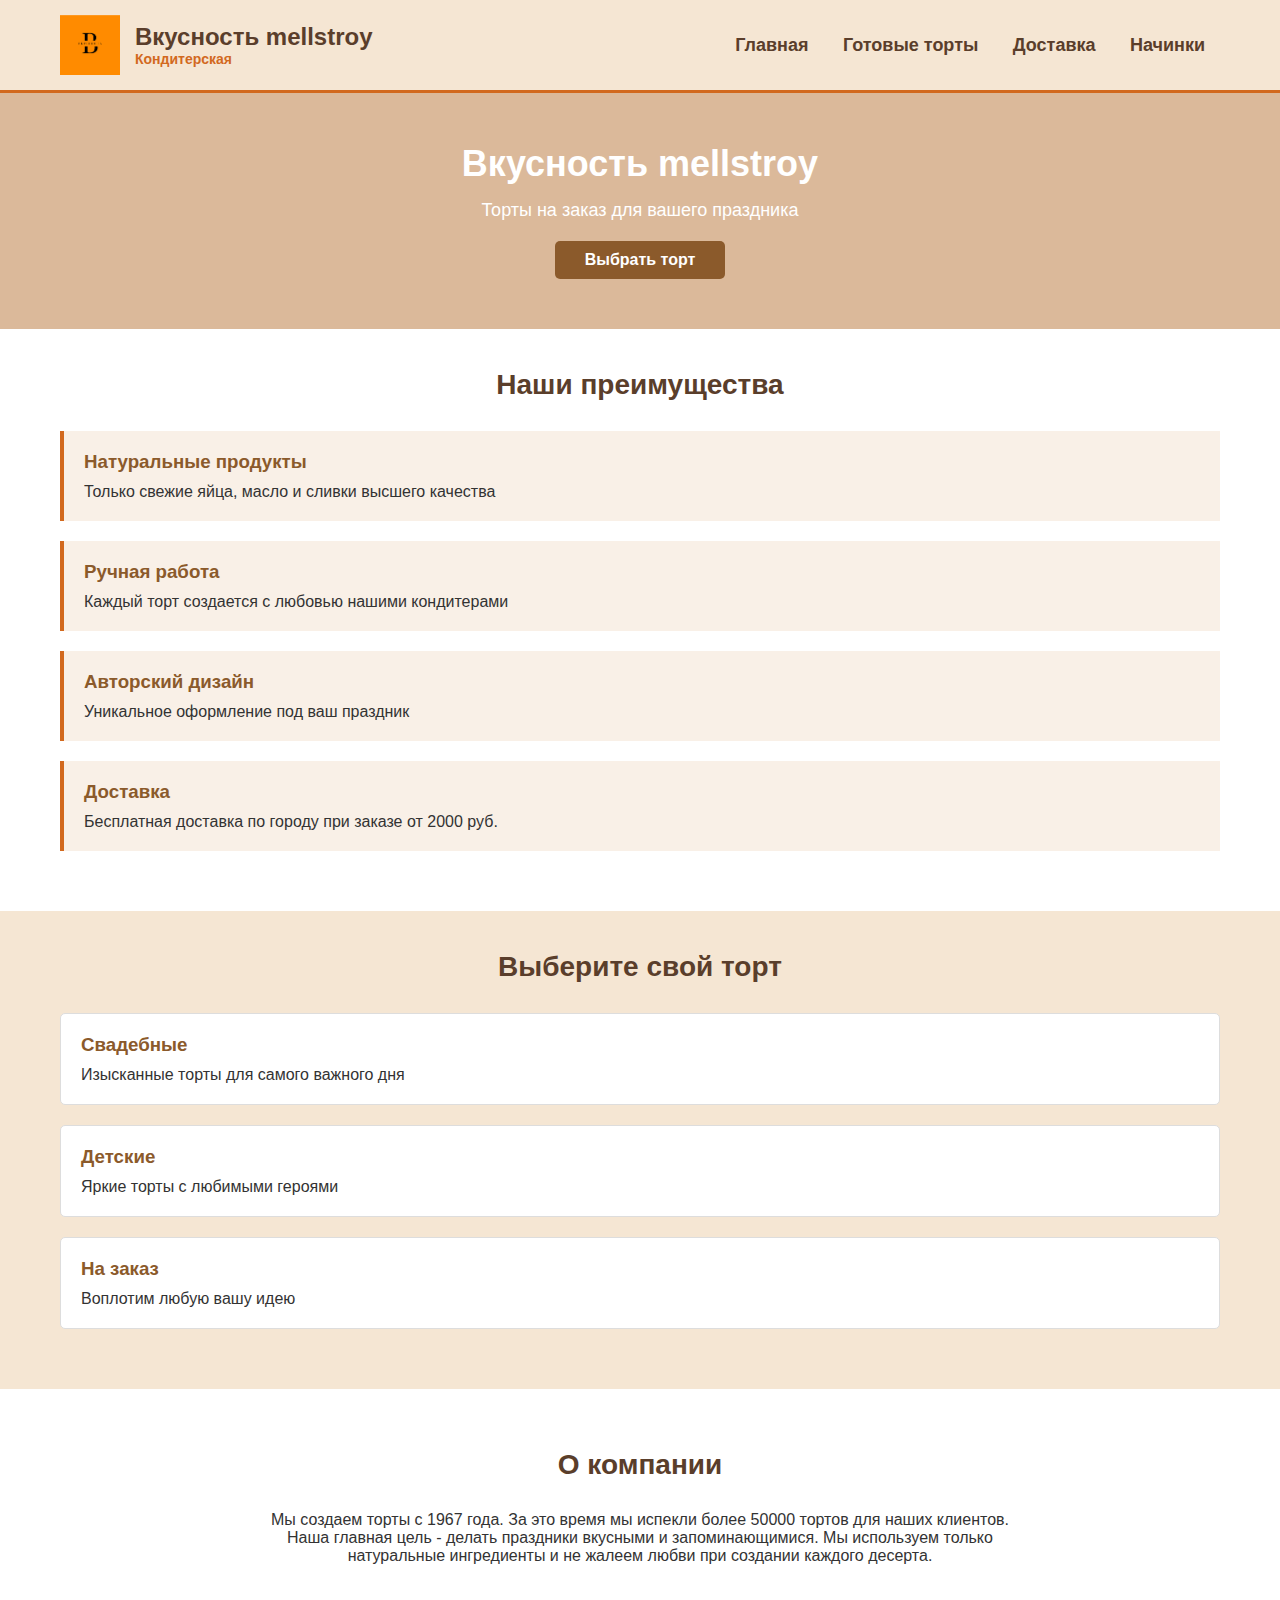
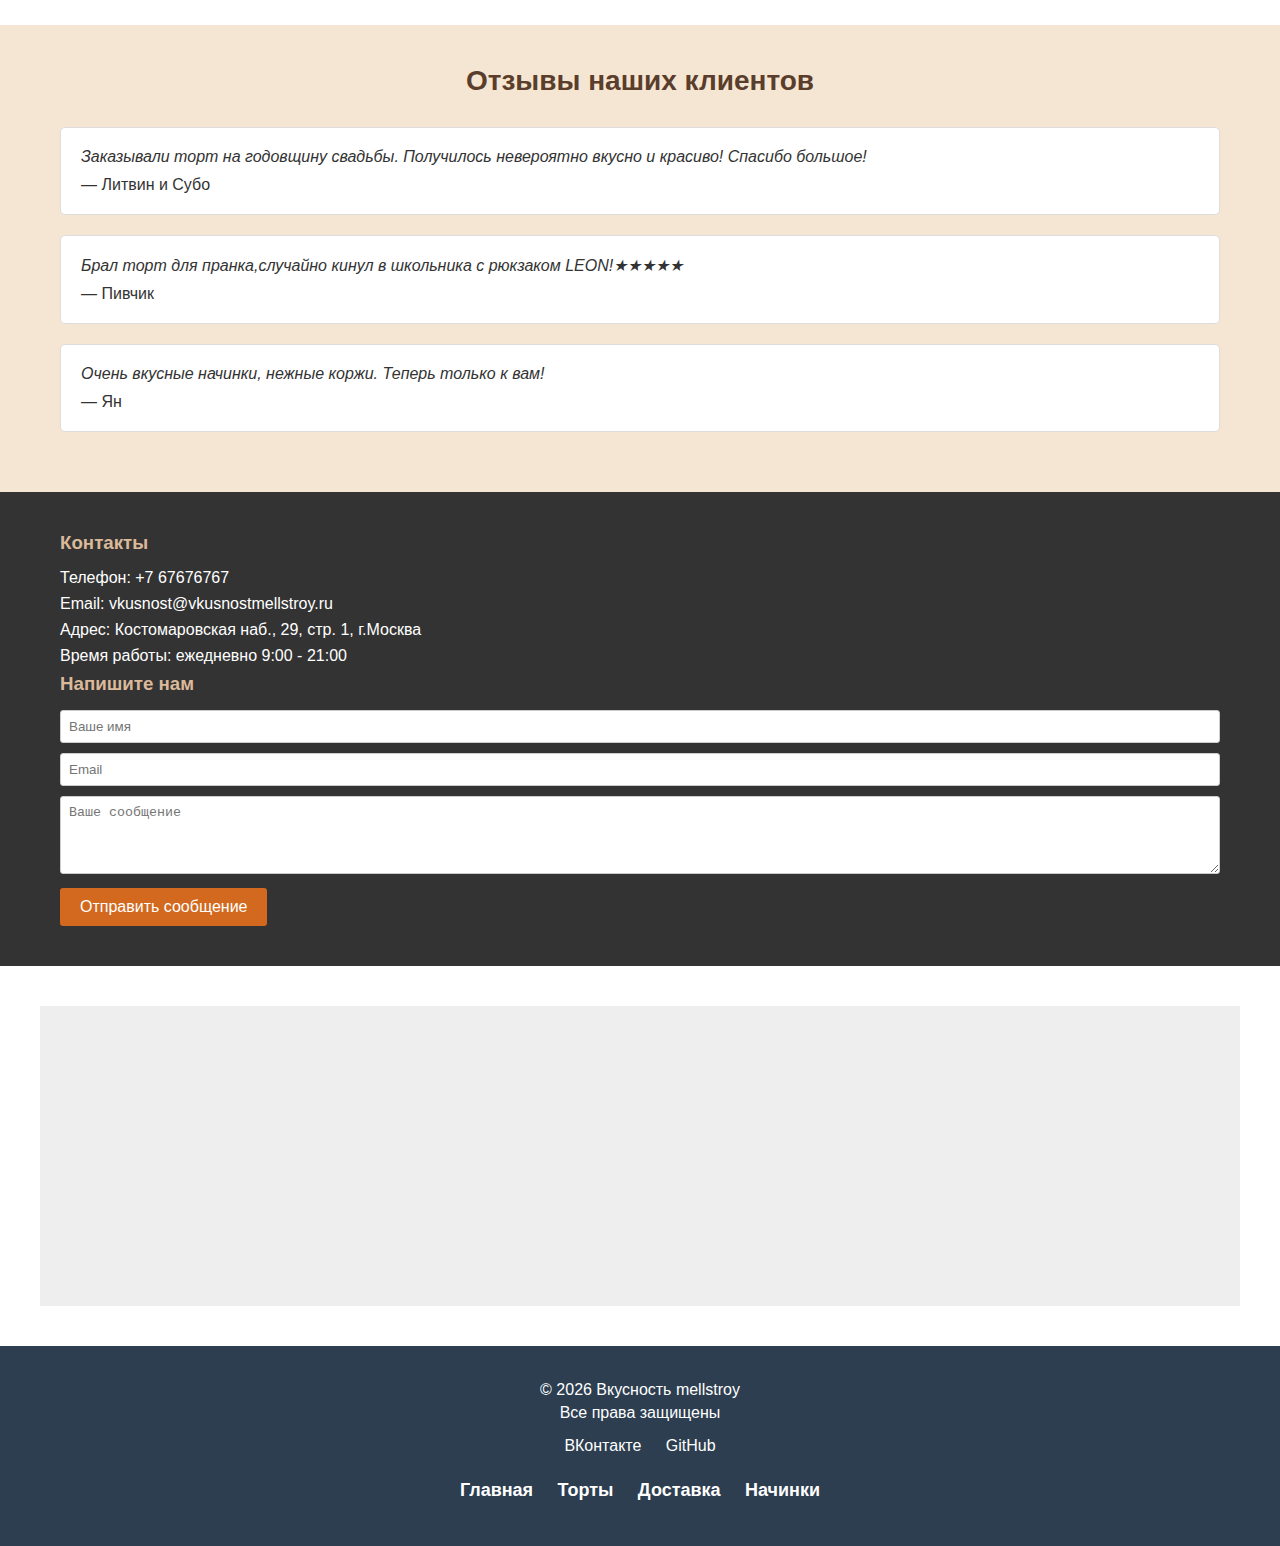
<file: index.html>
<!DOCTYPE html>
<html lang="ru">
<head>
    <meta charset="UTF-8">
    <meta name="viewport" content="width=device-width, initial-scale=1.0">
    <title>Сладкая сказка - Главная</title>
    <link rel="stylesheet" href="style/style.css">
</head>
<body>

    <!-- Шапка сайта с PNG логотипом -->
    <header>
        <div class="header-content">
            <a href="index.html" class="logo">
                <img src="png/photo_2026-02-18_23-14-40.png" alt="Вкусность mellstroy">
                <div class="logo-text">
                    Вкусность mellstroy
                    <span>Кондитерская</span>
                </div>
            </a>
            <nav>
                <a href="index.html">Главная</a>
                <a href="cakes.html">Готовые торты</a>
                <a href="dostavka.html">Доставка</a>
                <a href="nachinka.html">Начинки</a>
            </nav>
        </div>
    </header>

    <!-- Секция для рекламного баннера -->
    <section class="banner">
        <div class="content">
            <h1>Вкусность mellstroy</h1>
            <p>Торты на заказ для вашего праздника</p>
            <a href="cakes.html" class="btn">Выбрать торт</a>
        </div>
    </section>

    <!-- Секция Наши преимущества -->
    <section class="advantages">
        <h2>Наши преимущества</h2>
        <div class="content">
            <div class="advantage">
                <h3>Натуральные продукты</h3>
                <p>Только свежие яйца, масло и сливки высшего качества</p>
            </div>
            <div class="advantage">
                <h3>Ручная работа</h3>
                <p>Каждый торт создается с любовью нашими кондитерами</p>
            </div>
            <div class="advantage">
                <h3>Авторский дизайн</h3>
                <p>Уникальное оформление под ваш праздник</p>
            </div>
            <div class="advantage">
                <h3>Доставка</h3>
                <p>Бесплатная доставка по городу при заказе от 2000 руб.</p>
            </div>
        </div>
    </section>

    <!-- Секция для выбора услуги -->
    <section class="select">
        <h2>Выберите свой торт</h2>
        <div class="content">
            <div class="select_cakes">
                <div class="select_cake">
                    <h3>Свадебные</h3>
                    <p>Изысканные торты для самого важного дня</p>
                </div>
                <div class="select_cake">
                    <h3>Детские</h3>
                    <p>Яркие торты с любимыми героями</p>
                </div>
                <div class="select_cake">
                    <h3>На заказ</h3>
                    <p>Воплотим любую вашу идею</p>
                </div>
            </div>
        </div>
    </section>

    <!-- Секция для блока О компании -->
    <section class="about">
        <div class="about_wrap">
            <div class="about_text">
                <h2>О компании</h2>
                <p>Мы создаем торты с 1967 года. За это время мы испекли более 50000 тортов для наших клиентов. Наша главная цель - делать праздники вкусными и запоминающимися. Мы используем только натуральные ингредиенты и не жалеем любви при создании каждого десерта.</p>
            </div>
        </div>
    </section>

    <!-- Секция для отзывов клиентов -->
    <section class="reviews">
        <h2>Отзывы наших клиентов</h2>
        <div class="content">
            <div class="review">
                <div class="review__text">Заказывали торт на годовщину свадьбы. Получилось невероятно вкусно и красиво! Спасибо большое!</div>
                <div class="review__author">— Литвин и Субо</div>
            </div>
            <div class="review">
                <div class="review__text">Брал торт для пранка,случайно кинул в школьника с рюкзаком LEON!★★★★★</div>
                <div class="review__author">— Пивчик</div>
            </div>
            <div class="review">
                <div class="review__text">Очень вкусные начинки, нежные коржи. Теперь только к вам!</div>
                <div class="review__author">— Ян</div>
            </div>
        </div>
    </section>

    <!-- Секция для блока обратной связи с клиентом -->
    <section class="feedback" id="feedback">
        <div class="content">
            <div class="form__contact">
                <h3>Контакты</h3>
                <p>Телефон: +7 67676767</p>
                <p>Email: vkusnost@vkusnostmellstroy.ru</p>
                <p>Адрес: Костомаровская наб., 29, стр. 1, г.Москва</p>
                <p>Время работы: ежедневно 9:00 - 21:00</p>
            </div>
            <div class="form__download">
                <h3>Напишите нам</h3>
                <input type="text" placeholder="Ваше имя">
                <input type="email" placeholder="Email">
                <textarea rows="4" placeholder="Ваше сообщение"></textarea>
            </div>
            <div class="form__submit">
                <button>Отправить сообщение</button>
            </div>
        </div>
    </section>

    <!-- Секция для блока с картой -->
    <section class="map">
        <div class="content">
            <iframe src="https://www.google.com/maps/embed?pb=!1m18!1m12!1m3!1d3776.590783327271!2d37.6644445016238!3d55.74852493927355!2m3!1f0!2f0!3f0!3m2!1i1024!2i768!4f13.1!3m3!1m2!1s0x46b54a94a9289a21%3A0xb9239db5db770858!2z0KPQvdC40LLQtdGA0YHQuNGC0LXRgtGB0LrQuNC5INC60L7Qu9C70LXQtNC2INC40L3RhNC-0YDQvNCw0YbQuNC-0L3QvdGL0YUg0YLQtdGF0L3QvtC70L7Qs9C40Lk!5e0!3m2!1sru!2sru!4v1771443184293!5m2!1sru!2sru" width="600" height="450" style="border:0;" allowfullscreen="" loading="lazy" referrerpolicy="no-referrer-when-downgrade"></iframe>
        </div>
    </section>

    <!-- Подвал сайта -->
    <footer>
        <div class="content">
            <div class="footer__main">
                <div class="footer__info">
                    <p>© 2026 Вкусность mellstroy</p>
                    <p>Все права защищены</p>
                </div>
                <div class="footer__social">
                    <a href="https://vk.com/illstealyourcvv" target="_blank">ВКонтакте</a>
                    <a href="https://github.com/Bllero?tab=overview&from=2023-12-01&to=2023-12-31">GitHub</a>
                </div>
                <div class="footer__menu">
                    <nav>
                        <a href="index.html">Главная</a>
                        <a href="cakes.html">Торты</a>
                        <a href="dostavka.html">Доставка</a>
                        <a href="nachinka.html">Начинки</a>
                    </nav>
                </div>
            </div>
        </div>
    </footer>

</body>
</html>
</file>
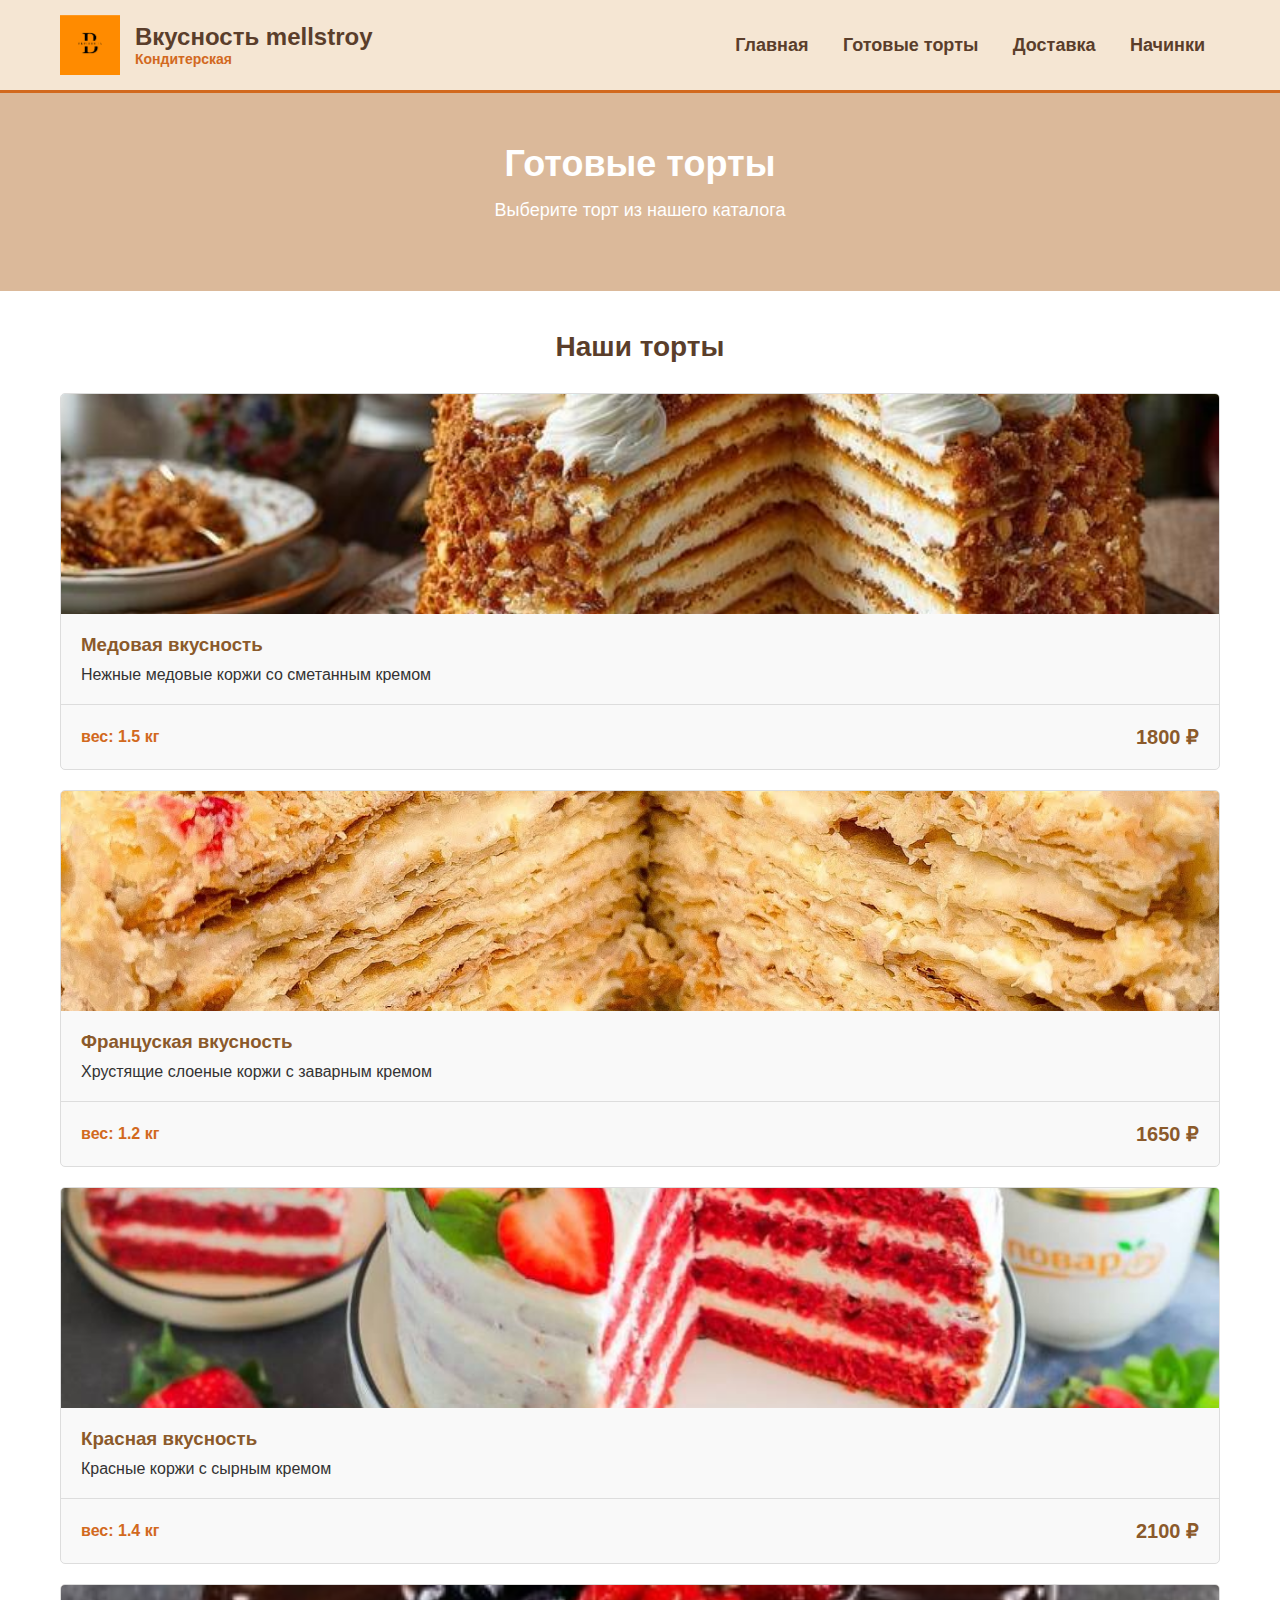
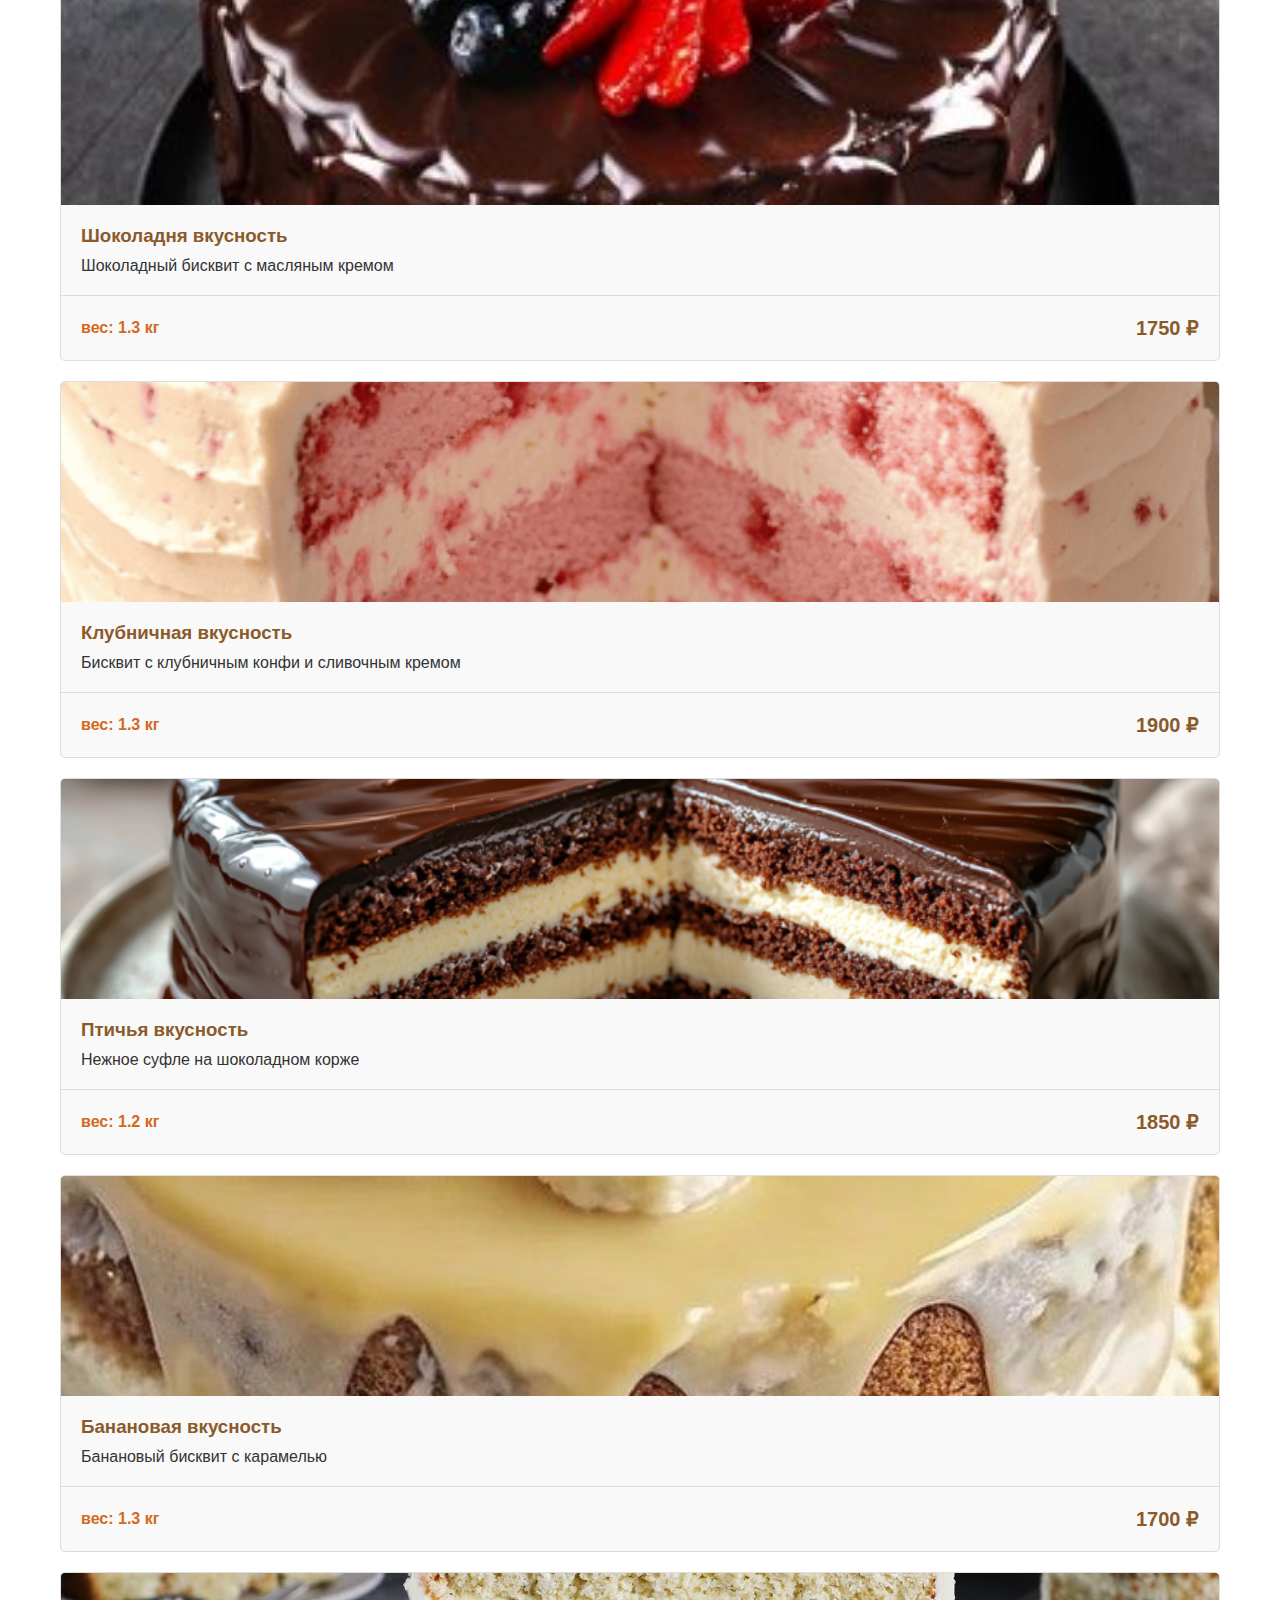
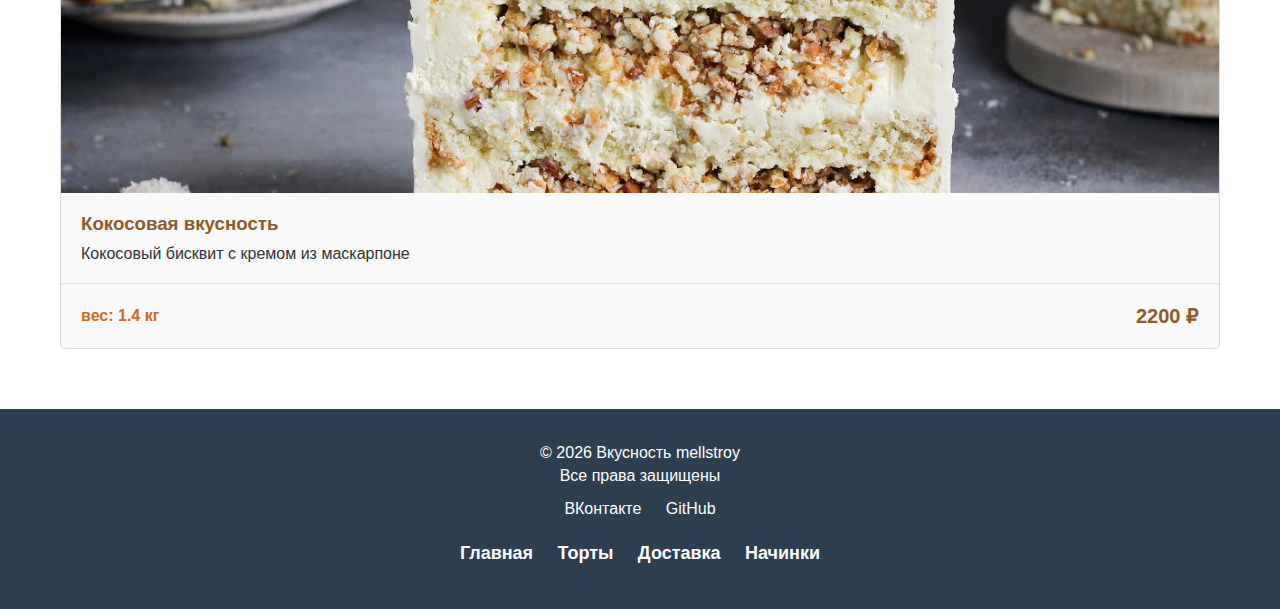
<file: cakes.html>
<!DOCTYPE html>
<html lang="ru">
<head>
    <meta charset="UTF-8">
    <meta name="viewport" content="width=device-width, initial-scale=1.0">
    <title>Готовые торты</title>
    <link rel="stylesheet" href="style/style.css">
    <style>
        /*фоткитортов */
        .cake-photo {
            width: 100%;
            height: 220px;
            overflow: hidden;
        }
        
        .cake-photo img {
            width: 100%;
            height: 100%;
            object-fit: cover; 
            display: block;
        }
        
        .cake {
            padding: 0;
            overflow: hidden;
        }
        
        .cake_descript {
            padding: 20px;
        }
        
        .cake_buy {
            padding: 20px;
        }
    </style>
</head>
<body>

    <header>
        <div class="header-content">
            <a href="index.html" class="logo">
                <!-- ВСТАВЬТЕ СЮДА ВАШ PNG ЛОГОТИП -->
                <img src="png/photo_2026-02-18_23-14-40.png" alt="Вкусность mellstroy">
                <div class="logo-text">
                    Вкусность mellstroy
                    <span>Кондитерская</span>
                </div>
            </a>
            <nav>
                <a href="index.html">Главная</a>
                <a href="cakes.html">Готовые торты</a>
                <a href="dostavka.html">Доставка</a>
                <a href="nachinka.html">Начинки</a>
            </nav>
        </div>
    </header>

    <section class="banner">
        <div class="content">
            <h1>Готовые торты</h1>
            <p>Выберите торт из нашего каталога</p>
        </div>
    </section>

    <section class="cakes">
        <h2>Наши торты</h2>
        <div class="content">
            <div class="cake">
                <div class="cake-photo">
                    <img src="png/article-ac012457-bdc6-45ac-93f0-dae5b475d460_large.jpg" alt="Медовая вкусность">
                </div>
                <div class="cake_descript">
                    <div class="cake_descript_text">
                        <h3>Медовая вкусность</h3>
                        <p>Нежные медовые коржи со сметанным кремом</p>
                    </div>
                </div>
                <div class="cake_buy">
                    <div class="cake_buy_wrap">
                        <div class="cake_buy_wrap_filling">вес: 1.5 кг</div>
                        <div class="cake_buy_wrap_price">1800 ₽</div>
                    </div>
                </div>
            </div>

            <div class="cake">
                <div class="cake-photo">
                    <img src="png/maxresdefault.jpg" alt="Француская вкусность">
                </div>
                <div class="cake_descript">
                    <div class="cake_descript_text">
                        <h3>Француская вкусность</h3>
                        <p>Хрустящие слоеные коржи с заварным кремом</p>
                    </div>
                </div>
                <div class="cake_buy">
                    <div class="cake_buy_wrap">
                        <div class="cake_buy_wrap_filling">вес: 1.2 кг</div>
                        <div class="cake_buy_wrap_price">1650 ₽</div>
                    </div>
                </div>
            </div>

            <div class="cake">
                <div class="cake-photo">
                    <img src="png/tort_krasnii_barhat_originalnii-829929.jpg" alt="Красная вкусность">
                </div>
                <div class="cake_descript">
                    <div class="cake_descript_text">
                        <h3>Красная вкусность</h3>
                        <p>Красные коржи с сырным кремом</p>
                    </div>
                </div>
                <div class="cake_buy">
                    <div class="cake_buy_wrap">
                        <div class="cake_buy_wrap_filling">вес: 1.4 кг</div>
                        <div class="cake_buy_wrap_price">2100 ₽</div>
                    </div>
                </div>
            </div>

            <div class="cake">
                <div class="cake-photo">
                    <img src="png/M_height.jpg" alt="Шоколадня вкусность">
                </div>
                <div class="cake_descript">
                    <div class="cake_descript_text">
                        <h3>Шоколадня вкусность</h3>
                        <p>Шоколадный бисквит с масляным кремом</p>
                    </div>
                </div>
                <div class="cake_buy">
                    <div class="cake_buy_wrap">
                        <div class="cake_buy_wrap_filling">вес: 1.3 кг</div>
                        <div class="cake_buy_wrap_price">1750 ₽</div>
                    </div>
                </div>
            </div>

            <div class="cake">
                <div class="cake-photo">
                    <img src="png/e9ffbf27b9da931344cb44e7676f9fc1.png" alt="Клубничная вкусность">
                </div>
                <div class="cake_descript">
                    <div class="cake_descript_text">
                        <h3>Клубничная вкусность</h3>
                        <p>Бисквит с клубничным конфи и сливочным кремом</p>
                    </div>
                </div>
                <div class="cake_buy">
                    <div class="cake_buy_wrap">
                        <div class="cake_buy_wrap_filling">вес: 1.3 кг</div>
                        <div class="cake_buy_wrap_price">1900 ₽</div>
                    </div>
                </div>
            </div>

            <div class="cake">
                <div class="cake-photo">
                    <img src="png/S0qShpVYKWwUd19ezQXcQS8qJYgLwMo9DTqb3TCb_780.png" alt="Птичья вкусность">
                </div>
                <div class="cake_descript">
                    <div class="cake_descript_text">
                        <h3>Птичья вкусность</h3>
                        <p>Нежное суфле на шоколадном корже</p>
                    </div>
                </div>
                <div class="cake_buy">
                    <div class="cake_buy_wrap">
                        <div class="cake_buy_wrap_filling">вес: 1.2 кг</div>
                        <div class="cake_buy_wrap_price">1850 ₽</div>
                    </div>
                </div>
            </div>

            <div class="cake">
                <div class="cake-photo">
                    <img src="png/83ff1cb370b5b037b73f8cbb79a9a8e1.jpg" alt="Банановая вкусность">
                </div>
                <div class="cake_descript">
                    <div class="cake_descript_text">
                        <h3>Банановая вкусность</h3>
                        <p>Банановый бисквит с карамелью</p>
                    </div>
                </div>
                <div class="cake_buy">
                    <div class="cake_buy_wrap">
                        <div class="cake_buy_wrap_filling">вес: 1.3 кг</div>
                        <div class="cake_buy_wrap_price">1700 ₽</div>
                    </div>
                </div>
            </div>

            <div class="cake">
                <div class="cake-photo">
                    <img src="png/maxresdefault (1).jpg" alt="Кокосовая вкусность">
                </div>
                <div class="cake_descript">
                    <div class="cake_descript_text">
                        <h3>Кокосовая вкусность</h3>
                        <p>Кокосовый бисквит с кремом из маскарпоне</p>
                    </div>
                </div>
                <div class="cake_buy">
                    <div class="cake_buy_wrap">
                        <div class="cake_buy_wrap_filling">вес: 1.4 кг</div>
                        <div class="cake_buy_wrap_price">2200 ₽</div>
                    </div>
                </div>
            </div>
        </div>
    </section>

    <footer>
        <div class="content">
            <div class="footer__main">
                <div class="footer__info">
                    <p>© 2026 Вкусность mellstroy</p>
                    <p>Все права защищены</p>
                </div>
                <div class="footer__social">
                     <a href="https://vk.com/illstealyourcvv" target="_blank">ВКонтакте</a>
                    <a href="https://github.com/Bllero?tab=overview&from=2023-12-01&to=2023-12-31">GitHub</a>
                </div>
                <div class="footer__menu">
                    <nav>
                        <a href="index.html">Главная</a>
                        <a href="cakes.html">Торты</a>
                        <a href="dostavka.html">Доставка</a>
                        <a href="nachinka.html">Начинки</a>
                    </nav>
                </div>
            </div>
        </div>
    </footer>

</body>
</html>
</file>
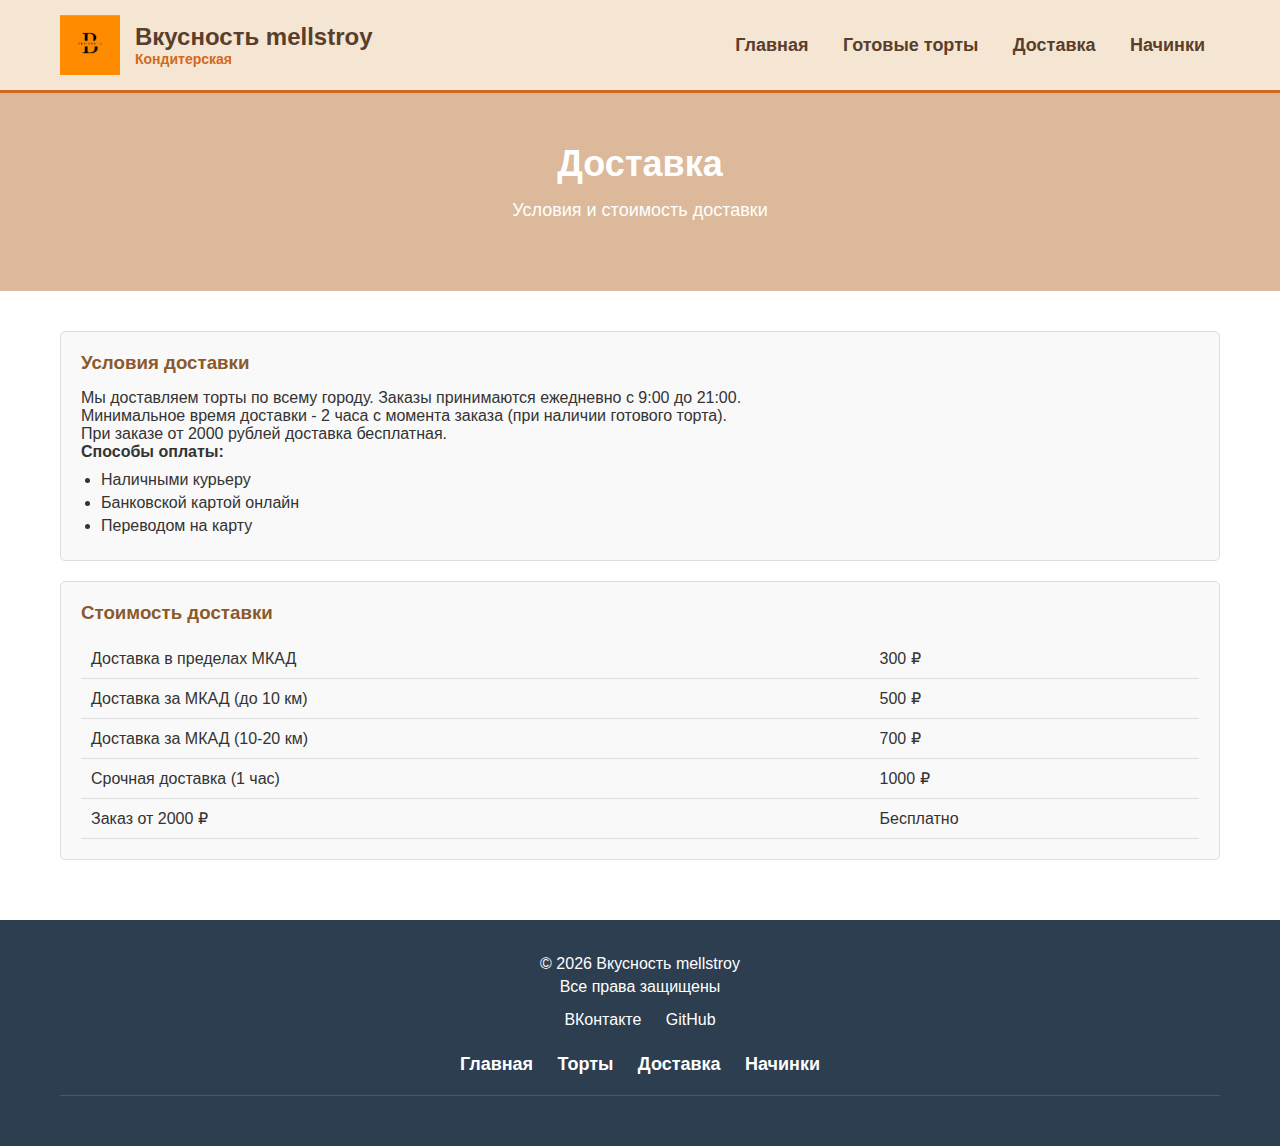
<file: dostavka.html>
<!DOCTYPE html>
<html lang="ru">
<head>
    <meta charset="UTF-8">
    <meta name="viewport" content="width=device-width, initial-scale=1.0">
    <title>Доставка</title>
    <link rel="stylesheet" href="style/style.css">
</head>
<body>

    <header>
        <div class="header-content">
            <a href="index.html" class="logo">
                <img src="png/photo_2026-02-18_23-14-40.png" alt="Вкусность mellstroy">
                <div class="logo-text">
                    Вкусность mellstroy
                    <span>Кондитерская</span>
                </div>
            </a>
            <nav>
                <a href="index.html">Главная</a>
                <a href="cakes.html">Готовые торты</a>
                <a href="dostavka.html">Доставка</a>
                <a href="nachinka.html">Начинки</a>
            </nav>
        </div>
    </header>

    <section class="banner">
        <div class="content">
            <h1>Доставка</h1>
            <p>Условия и стоимость доставки</p>
        </div>
    </section>

    <section class="delivery">
        <div class="content">
            <div class="delivery__about">
                <h3>Условия доставки</h3>
                <p>Мы доставляем торты по всему городу. Заказы принимаются ежедневно с 9:00 до 21:00.</p>
                <p>Минимальное время доставки - 2 часа с момента заказа (при наличии готового торта).</p>
                <p>При заказе от 2000 рублей доставка бесплатная.</p>
                <h4>Способы оплаты:</h4>
                <ul>
                    <li>Наличными курьеру</li>
                    <li>Банковской картой онлайн</li>
                    <li>Переводом на карту</li>
                </ul>
            </div>
            <div class="delivery__price">
                <h3>Стоимость доставки</h3>
                <table>
                    <tr>
                        <td>Доставка в пределах МКАД</td>
                        <td>300 ₽</td>
                    </tr>
                    <tr>
                        <td>Доставка за МКАД (до 10 км)</td>
                        <td>500 ₽</td>
                    </tr>
                    <tr>
                        <td>Доставка за МКАД (10-20 км)</td>
                        <td>700 ₽</td>
                    </tr>
                    <tr>
                        <td>Срочная доставка (1 час)</td>
                        <td>1000 ₽</td>
                    </tr>
                    <tr>
                        <td>Заказ от 2000 ₽</td>
                        <td>Бесплатно</td>
                    </tr>
                </table>
            </div>
        </div>
    </section>

    <footer>
        <div class="content">
            <div class="footer__main">
                <div class="footer__info">
                    <p>© 2026 Вкусность mellstroy</p>
                    <p>Все права защищены</p>
                </div>
                <div class="footer__social">
                    <a href="https://vk.com/illstealyourcvv" target="_blank"">ВКонтакте</a>
                    <a href="https://github.com/Bllero?tab=overview&from=2023-12-01&to=2023-12-31">GitHub</a>
                </div>
                <div class="footer__menu">
                    <nav>
                        <a href="index.html">Главная</a>
                        <a href="cakes.html">Торты</a>
                        <a href="dostavka.html">Доставка</a>
                        <a href="nachinka.html">Начинки</a>
                    </nav>
                </div>
            </div>
            <div class="footer__add">
        </div>
    </footer>

</body>
</html>
</file>
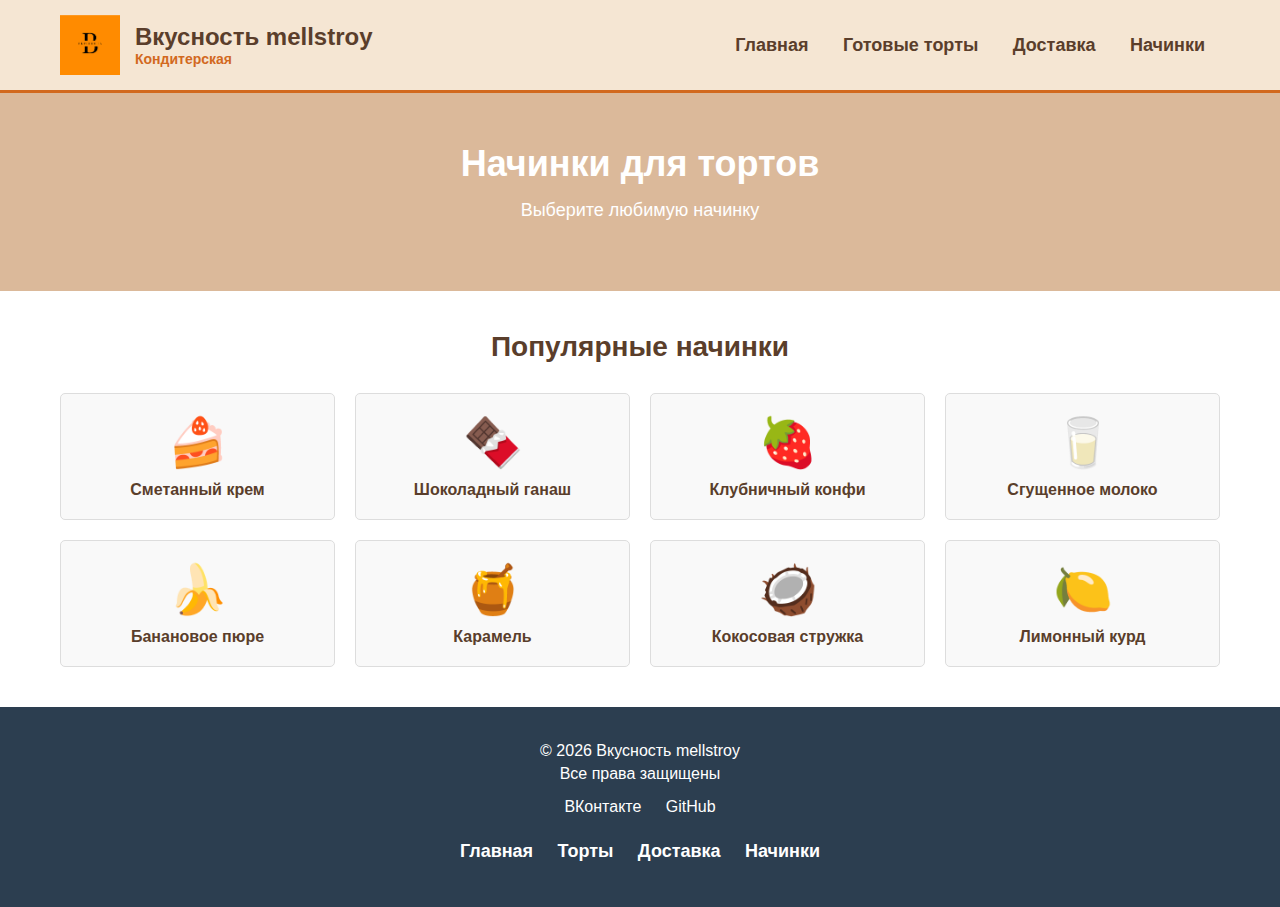
<file: nachinka.html>
<!DOCTYPE html>
<html lang="ru">
<head>
    <meta charset="UTF-8">
    <meta name="viewport" content="width=device-width, initial-scale=1.0">
    <title>Начинки</title>
    <link rel="stylesheet" href="style/style.css">
</head>
<body>

    <header>
        <div class="header-content">
            <a href="index.html" class="logo">
                <img src="png/photo_2026-02-18_23-14-40.png" alt="Вкусность mellstroy">
                <div class="logo-text">
                    Вкусность mellstroy
                    <span>Кондитерская</span>
                </div>
            </a>
            <nav>
                <a href="index.html">Главная</a>
                <a href="cakes.html">Готовые торты</a>
                <a href="dostavka.html">Доставка</a>
                <a href="nachinka.html">Начинки</a>
            </nav>
        </div>
    </header>

    <section class="banner">
        <div class="content">
            <h1>Начинки для тортов</h1>
            <p>Выберите любимую начинку</p>
        </div>
    </section>

    <section class="fillings">
        <h2>Популярные начинки</h2>
        <div class="content">
            <figure class="fillings">
                <div class="filling-img">🍰</div>
                <figcaption>Сметанный крем</figcaption>
            </figure>
            <figure class="fillings">
                <div class="filling-img">🍫</div>
                <figcaption>Шоколадный ганаш</figcaption>
            </figure>
            <figure class="fillings">
                <div class="filling-img">🍓</div>
                <figcaption>Клубничный конфи</figcaption>
            </figure>
            <figure class="fillings">
                <div class="filling-img">🥛</div>
                <figcaption>Сгущенное молоко</figcaption>
            </figure>
            <figure class="fillings">
                <div class="filling-img">🍌</div>
                <figcaption>Банановое пюре</figcaption>
            </figure>
            <figure class="fillings">
                <div class="filling-img">🍯</div>
                <figcaption>Карамель</figcaption>
            </figure>
            <figure class="fillings">
                <div class="filling-img">🥥</div>
                <figcaption>Кокосовая стружка</figcaption>
            </figure>
            <figure class="fillings">
                <div class="filling-img">🍋</div>
                <figcaption>Лимонный курд</figcaption>
            </figure>
        </div>
    </section>

    <footer>
        <div class="content">
            <div class="footer__main">
                <div class="footer__info">
                    <p>© 2026 Вкусность mellstroy</p>
                    <p>Все права защищены</p>
                </div>
                <div class="footer__social">
                    <a href="https://vk.com/illstealyourcvv" target="_blank"">ВКонтакте</a>
                    <a href="https://github.com/Bllero?tab=overview&from=2023-12-01&to=2023-12-31">GitHub</a>
                </div>
                <div class="footer__menu">
                    <nav>
                        <a href="index.html">Главная</a>
                        <a href="cakes.html">Торты</a>
                        <a href="dostavka.html">Доставка</a>
                        <a href="nachinka.html">Начинки</a>
                    </nav>
                </div>
            </div>
        </div>
    </footer>

</body>
</html>
</file>
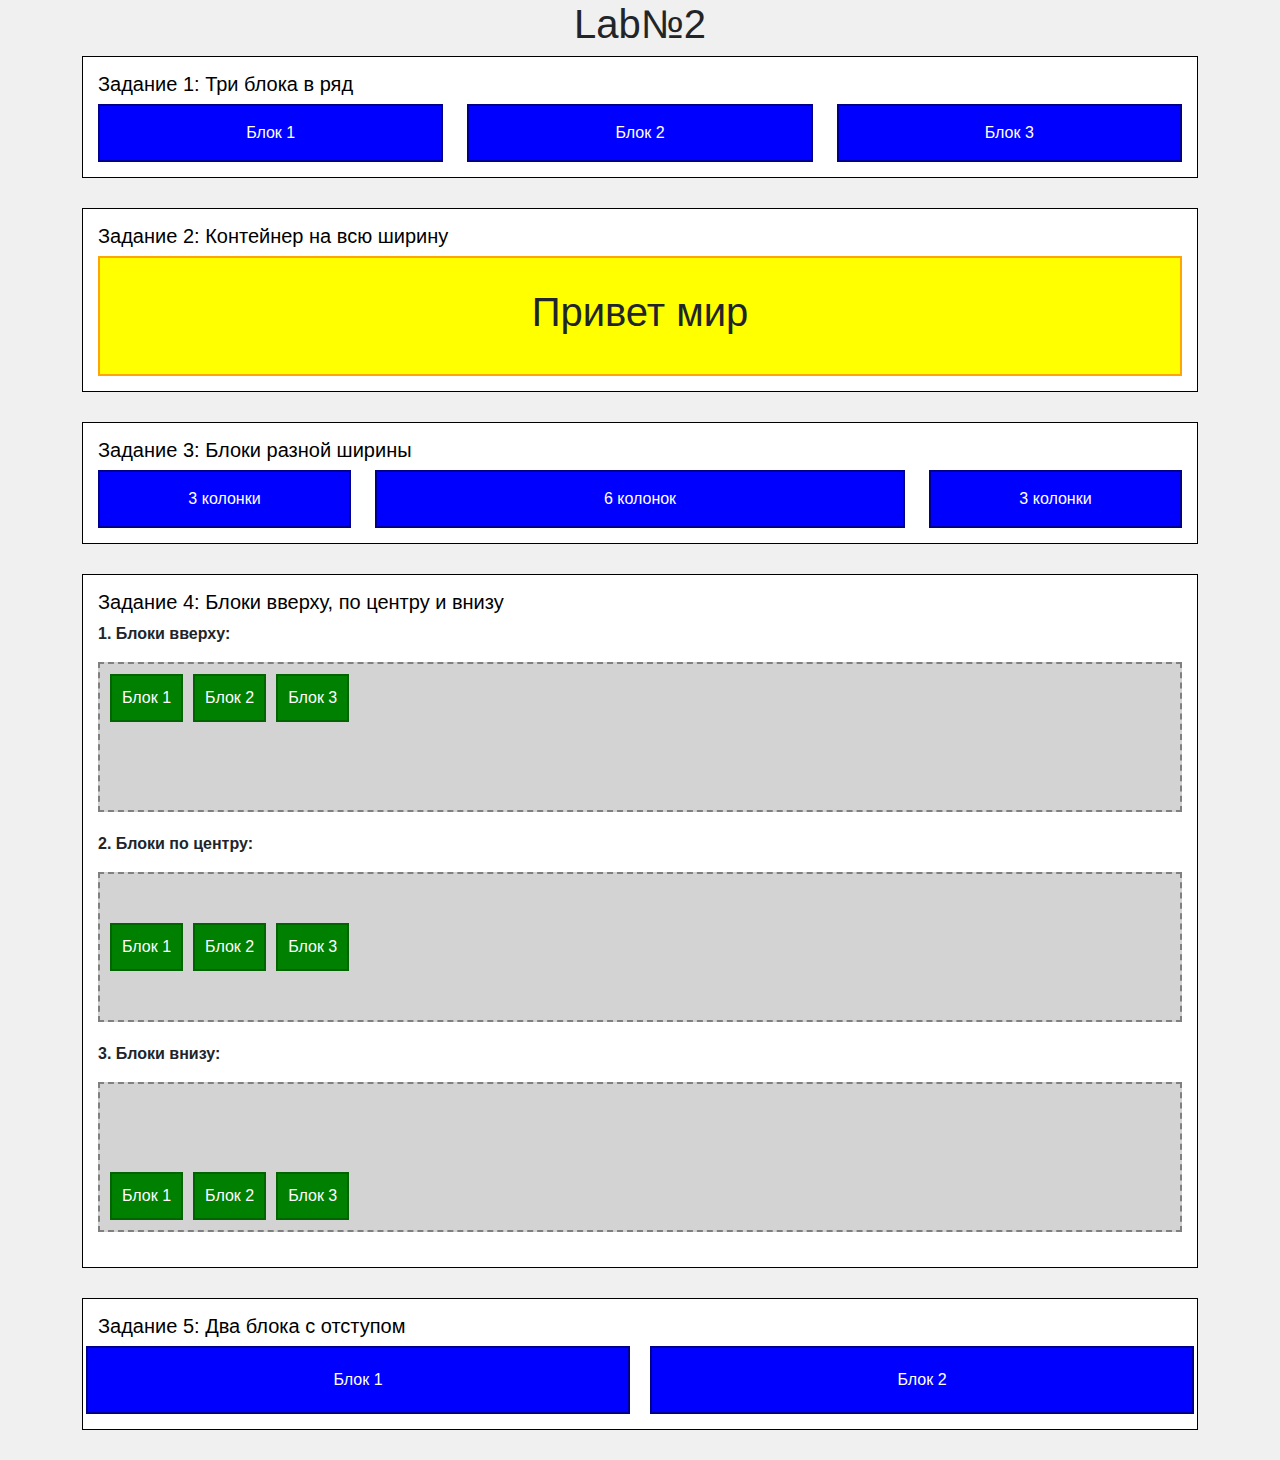
<file: RKC/lab2/lab2.html>
<!DOCTYPE html>
<html lang="ru">
<head>
    <meta charset="UTF-8">
    <meta name="viewport" content="width=device-width, initial-scale=1.0">
    <title>Лаб№2</title>
    <link href="https://cdn.jsdelivr.net/npm/bootstrap@5.3.2/dist/css/bootstrap.min.css" rel="stylesheet">
    <style>
        /* стиль блоков */
        .blok {
            background-color: blue;
            color: white;
            padding: 15px;
            text-align: center;
            border: 2px solid darkblue;
        }
        
        .malenkiy-blok {
            background-color: green;
            color: white;
            padding: 10px;
            text-align: center;
            border: 2px solid darkgreen;
        }
        
        .roditel {
            background-color: lightgray;
            border: 2px dashed gray;
            height: 150px;
            margin-bottom: 20px;
        }
        
        .zadanie {
            border: 1px solid black;
            padding: 15px;
            margin-bottom: 30px;
            background-color: white;
        }
        
        h2 {
            font-size: 20px;
            margin-top: 0;
            color: black;
        }
        
        body {
            background-color: #f0f0f0;
            font-family: Arial;
        }
    </style>
</head>
<body class="container">

    <h1 style="text-align: center;">Lab№2</h1>
    <!-- ex1 -->
    <div class="zadanie">
        <h2>Задание 1: Три блока в ряд</h2>
        
        <div class="row">
            <div class="col">
                <div class="blok">Блок 1</div>
            </div>
            <div class="col">
                <div class="blok">Блок 2</div>
            </div>
            <div class="col">
                <div class="blok">Блок 3</div>
            </div>
        </div>
    </div>

    <!-- ex2 -->
    <div class="zadanie">
        <h2>Задание 2: Контейнер на всю ширину</h2>
        
        <div class="container-fluid" style="background-color: yellow; padding: 30px; border: 2px solid orange;">
            <h1 style="text-align: center;">Привет мир</h1>
        </div>
    </div>

    <!-- ex3 -->
    <div class="zadanie">
        <h2>Задание 3: Блоки разной ширины</h2>
        
        <div class="row">
            <div class="col-3">
                <div class="blok">3 колонки</div>
            </div>
            <div class="col-6">
                <div class="blok">6 колонок</div>
            </div>
            <div class="col-3">
                <div class="blok">3 колонки</div>
            </div>
        </div>
    </div>

    <!--ex4 -->
    <div class="zadanie">
        <h2>Задание 4: Блоки вверху, по центру и внизу</h2>
        
        <p><b>1. Блоки вверху:</b></p>
        <div class="roditel d-flex align-items-start" style="padding: 10px;">
            <div class="malenkiy-blok" style="margin-right: 10px;">Блок 1</div>
            <div class="malenkiy-blok" style="margin-right: 10px;">Блок 2</div>
            <div class="malenkiy-blok">Блок 3</div>
        </div>
        
        <p><b>2. Блоки по центру:</b></p>
        <div class="roditel d-flex align-items-center" style="padding: 10px;">
            <div class="malenkiy-blok" style="margin-right: 10px;">Блок 1</div>
            <div class="malenkiy-blok" style="margin-right: 10px;">Блок 2</div>
            <div class="malenkiy-blok">Блок 3</div>
        </div>
        
        <p><b>3. Блоки внизу:</b></p>
        <div class="roditel d-flex align-items-end" style="padding: 10px;">
            <div class="malenkiy-blok" style="margin-right: 10px;">Блок 1</div>
            <div class="malenkiy-blok" style="margin-right: 10px;">Блок 2</div>
            <div class="malenkiy-blok">Блок 3</div>
        </div>
    </div>

    <!-- ex5 -->
    <div class="zadanie">
        <h2>Задание 5: Два блока с отступом</h2>
        
        <div class="row" style="gap: 20px;">
            <div class="col" style="background-color: blue; color: white; padding: 20px; text-align: center; border: 2px solid darkblue;">
                Блок 1
            </div>
            <div class="col" style="background-color: blue; color: white; padding: 20px; text-align: center; border: 2px solid darkblue;">
                Блок 2
            </div>
        </div>
        
    </div>
    

    <script src="https://cdn.jsdelivr.net/npm/bootstrap@5.3.2/dist/js/bootstrap.bundle.min.js"></script>
</body>
</html>
</file>
<file: style/style.css>
/* Базовые настройки */
* {
    margin: 0;
    padding: 0;
    box-sizing: border-box;
}

body {
    font-family: Arial, Helvetica, sans-serif;
    background-color: #faf8f5;
    color: #333333;
}

/* Шапка сайта с PNG логотипом */
header {
    background-color: #f5e6d3;
    padding: 15px 0;
    border-bottom: 3px solid #d2691e;
}

.header-content {
    max-width: 1200px;
    margin: 0 auto;
    padding: 0 20px;
    display: flex;
    justify-content: space-between;
    align-items: center;
}

.logo {
    display: flex;
    align-items: center;
    text-decoration: none;
}

.logo img {
    height: 60px; /* Высота вашего логотипа */
    width: auto;
    margin-right: 15px;
}

.logo-text {
    font-size: 24px;
    font-weight: bold;
    color: #5a3e2b;
}

.logo-text span {
    color: #d2691e;
    font-size: 14px;
    display: block;
}

nav a {
    color: #5a3e2b;
    text-decoration: none;
    margin: 0 15px;
    font-weight: bold;
    font-size: 18px;
}

nav a:hover {
    color: #d2691e;
}

/* Баннер */
.banner {
    background-color: #dbb99a;
    padding: 50px 0;
    text-align: center;
}

.banner h1 {
    font-size: 36px;
    margin-bottom: 15px;
    color: #ffffff;
}

.banner p {
    font-size: 18px;
    margin-bottom: 20px;
    color: #ffffff;
}

.btn {
    background-color: #8b5a2b;
    color: white;
    padding: 10px 30px;
    text-decoration: none;
    display: inline-block;
    border-radius: 5px;
    font-weight: bold;
}

.btn:hover {
    background-color: #a0522d;
}

/* Общие стили для секций */
section {
    padding: 40px 0;
}

.content {
    max-width: 1200px;
    margin: 0 auto;
    padding: 0 20px;
}

h2 {
    text-align: center;
    margin-bottom: 30px;
    color: #5a3e2b;
    font-size: 28px;
}

/* Преимущества */
.advantages {
    background-color: #ffffff;
}

.advantage {
    background-color: #f9f0e7;
    padding: 20px;
    margin-bottom: 20px;
    border-left: 4px solid #d2691e;
}

.advantage h3 {
    color: #8b5a2b;
    margin-bottom: 10px;
}

/* Выбор услуги */
.select {
    background-color: #f5e6d3;
}

.select_cake {
    background-color: #ffffff;
    padding: 20px;
    margin-bottom: 20px;
    border: 1px solid #dddddd;
    border-radius: 5px;
}

.select_cake h3 {
    color: #8b5a2b;
    margin-bottom: 10px;
}

/* О компании */
.about {
    background-color: #ffffff;
    text-align: center;
}

.about_wrap {
    max-width: 800px;
    margin: 0 auto;
    padding: 20px;
}

/* Отзывы */
.reviews {
    background-color: #f5e6d3;
}

.review {
    background-color: #ffffff;
    padding: 20px;
    margin-bottom: 20px;
    border-radius: 5px;
    border: 1px solid #dddddd;
}

.review__text {
    font-style: italic;
    margin-bottom: 10px;
}

/* Форма обратной связи */
.feedback {
    background-color: #333333;
    color: #ffffff;
}

.feedback h3 {
    color: #dbb99a;
    margin-bottom: 15px;
}

.form__contact p {
    margin-bottom: 8px;
}

.form__download input,
.form__download textarea {
    width: 100%;
    padding: 8px;
    margin-bottom: 10px;
    border: 1px solid #cccccc;
    border-radius: 3px;
}

.form__submit button {
    background-color: #d2691e;
    color: white;
    border: none;
    padding: 10px 20px;
    border-radius: 3px;
    cursor: pointer;
    font-size: 16px;
}

.form__submit button:hover {
    background-color: #b85e1a;
}

/* Карта */
.map {
    background-color: #ffffff;
}

.map .content {
    background-color: #eeeeee;
    height: 300px;
    text-align: center;
    padding: 20px;
}

.map iframe {
    width: 100%;
    height: 100%;
    border: none;
}

/* Подвал */
footer {
    background-color: #2c3e50;
    color: #ffffff;
    padding: 30px 0;
    text-align: center;
}

.footer__info p {
    margin: 5px 0;
}

.footer__social a {
    color: #ffffff;
    text-decoration: none;
    display: inline-block;
    margin: 10px 10px;
}

.footer__social a:hover {
    color: #dbb99a;
}

.footer__menu nav {
    margin: 15px 0;
}

.footer__menu a {
    color: #ffffff;
    text-decoration: none;
    margin: 0 10px;
}

.footer__menu a:hover {
    color: #dbb99a;
}

.footer__add {
    margin-top: 20px;
    padding-top: 20px;
    border-top: 1px solid #555555;
    font-size: 14px;
}

/* Страница с тортами */
.cakes {
    background-color: #ffffff;
}

.cake {
    background-color: #f9f9f9;
    border: 1px solid #dddddd;
    margin-bottom: 20px;
    border-radius: 5px;
    overflow: hidden;
}

.cake-photo {
    width: 100%;
    height: 200px;
    background-color: #f0e0d0;
    display: flex;
    align-items: center;
    justify-content: center;
    font-size: 80px;
}

.cake_descript {
    padding: 20px;
}

.cake_descript_text h3 {
    color: #8b5a2b;
    margin-bottom: 10px;
}

.cake_buy {
    padding: 20px;
    border-top: 1px solid #dddddd;
}

.cake_buy_wrap {
    display: flex;
    justify-content: space-between;
    align-items: center;
}

.cake_buy_wrap_filling {
    color: #d2691e;
    font-weight: bold;
}

.cake_buy_wrap_price {
    font-size: 20px;
    font-weight: bold;
    color: #8b5a2b;
}

/* Страница доставки */
.delivery {
    background-color: #ffffff;
}

.delivery__about,
.delivery__price {
    background-color: #f9f9f9;
    padding: 20px;
    margin-bottom: 20px;
    border: 1px solid #dddddd;
    border-radius: 5px;
}

.delivery h3 {
    color: #8b5a2b;
    margin-bottom: 15px;
}

.delivery__about ul {
    margin-top: 10px;
    margin-left: 20px;
}

.delivery__about li {
    margin: 5px 0;
}

.delivery__price table {
    width: 100%;
    border-collapse: collapse;
}

.delivery__price td {
    padding: 10px;
    border-bottom: 1px solid #dddddd;
}

/* Страница начинок */
.fillings {
    background-color: #ffffff;
}

.fillings .content {
    display: grid;
    grid-template-columns: repeat(4, 1fr);
    gap: 20px;
}

.fillings figure {
    background-color: #f9f9f9;
    padding: 20px;
    text-align: center;
    border: 1px solid #dddddd;
    border-radius: 5px;
}

.filling-img {
    font-size: 48px;
    margin-bottom: 10px;
}

.fillings figcaption {
    color: #5a3e2b;
    font-weight: bold;
}

/* Адаптивность */
@media (max-width: 768px) {
    .fillings .content {
        grid-template-columns: repeat(2, 1fr);
    }
    
    .header-content {
        flex-direction: column;
        text-align: center;
    }
    
    .logo {
        margin-bottom: 15px;
    }
    
    nav a {
        display: inline-block;
        margin: 5px 10px;
    }
}

@media (max-width: 480px) {
    .fillings .content {
        grid-template-columns: 1fr;
    }
}
</file>
